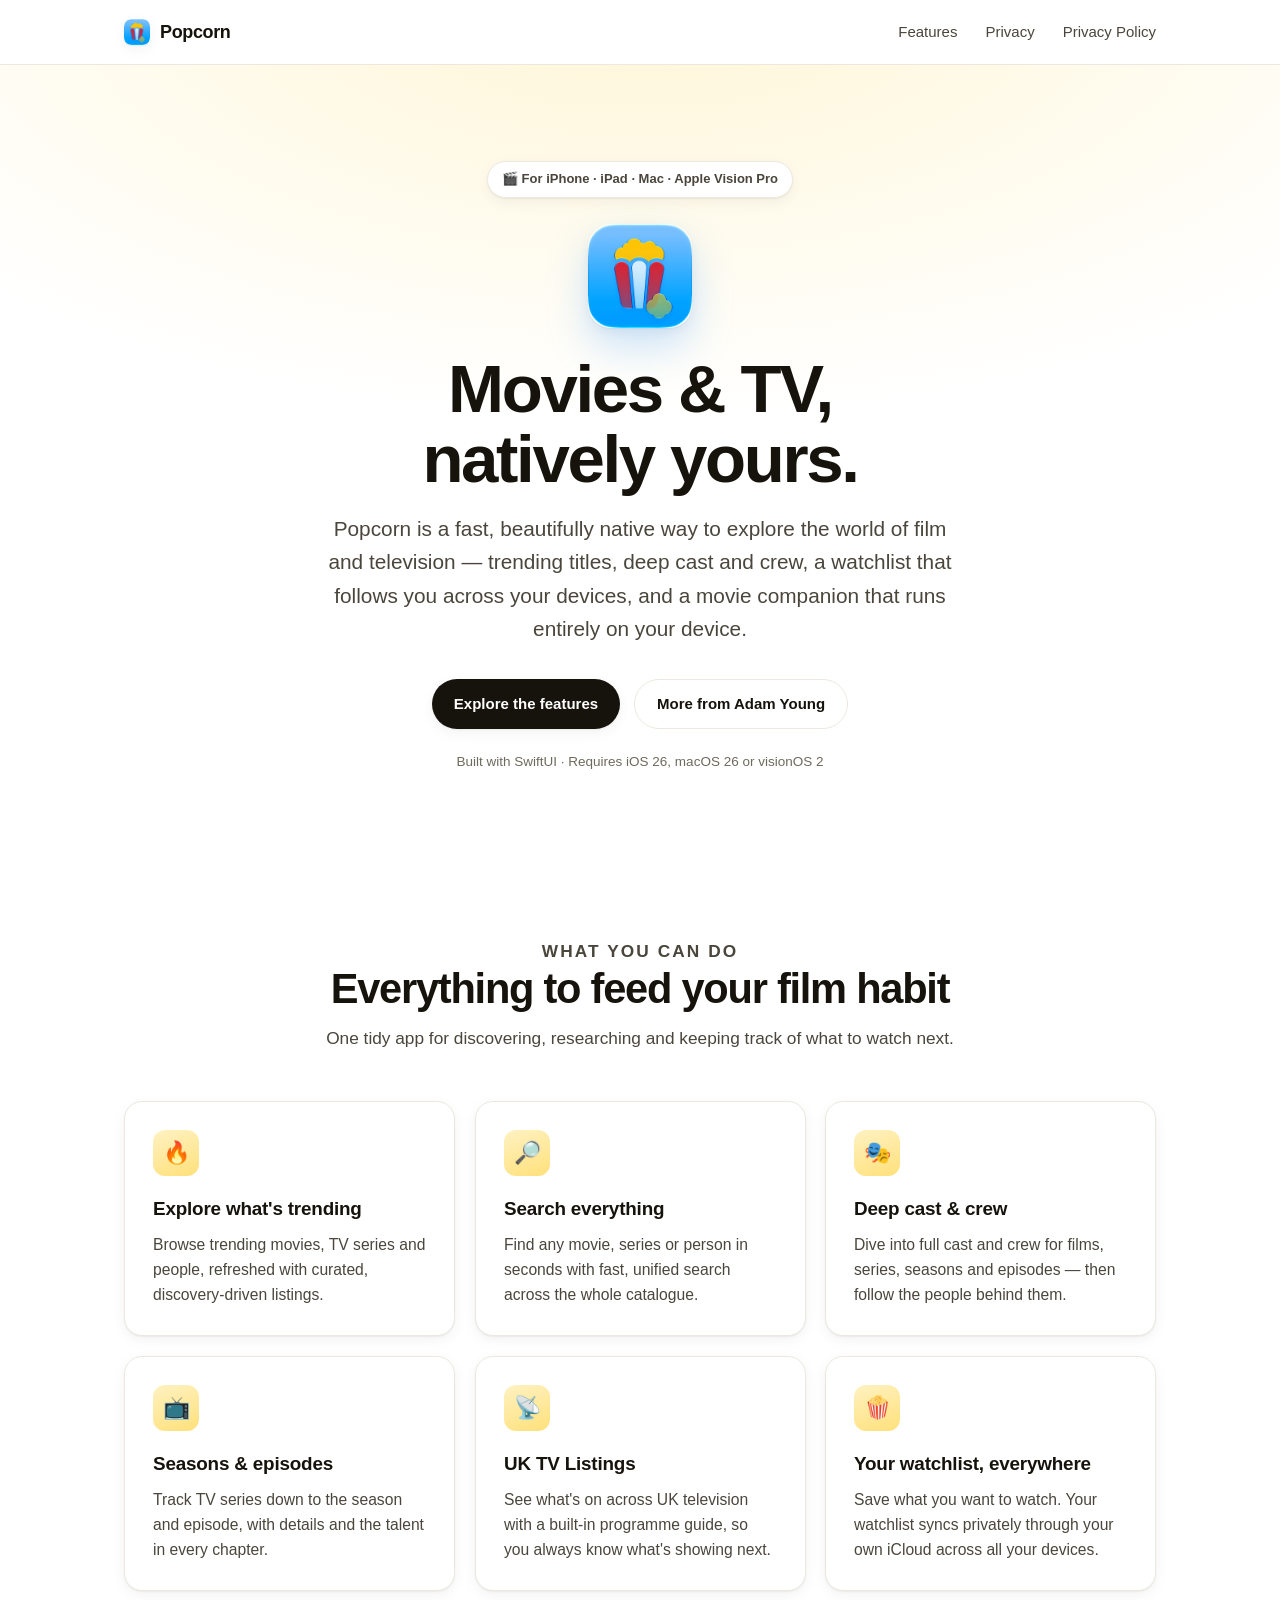
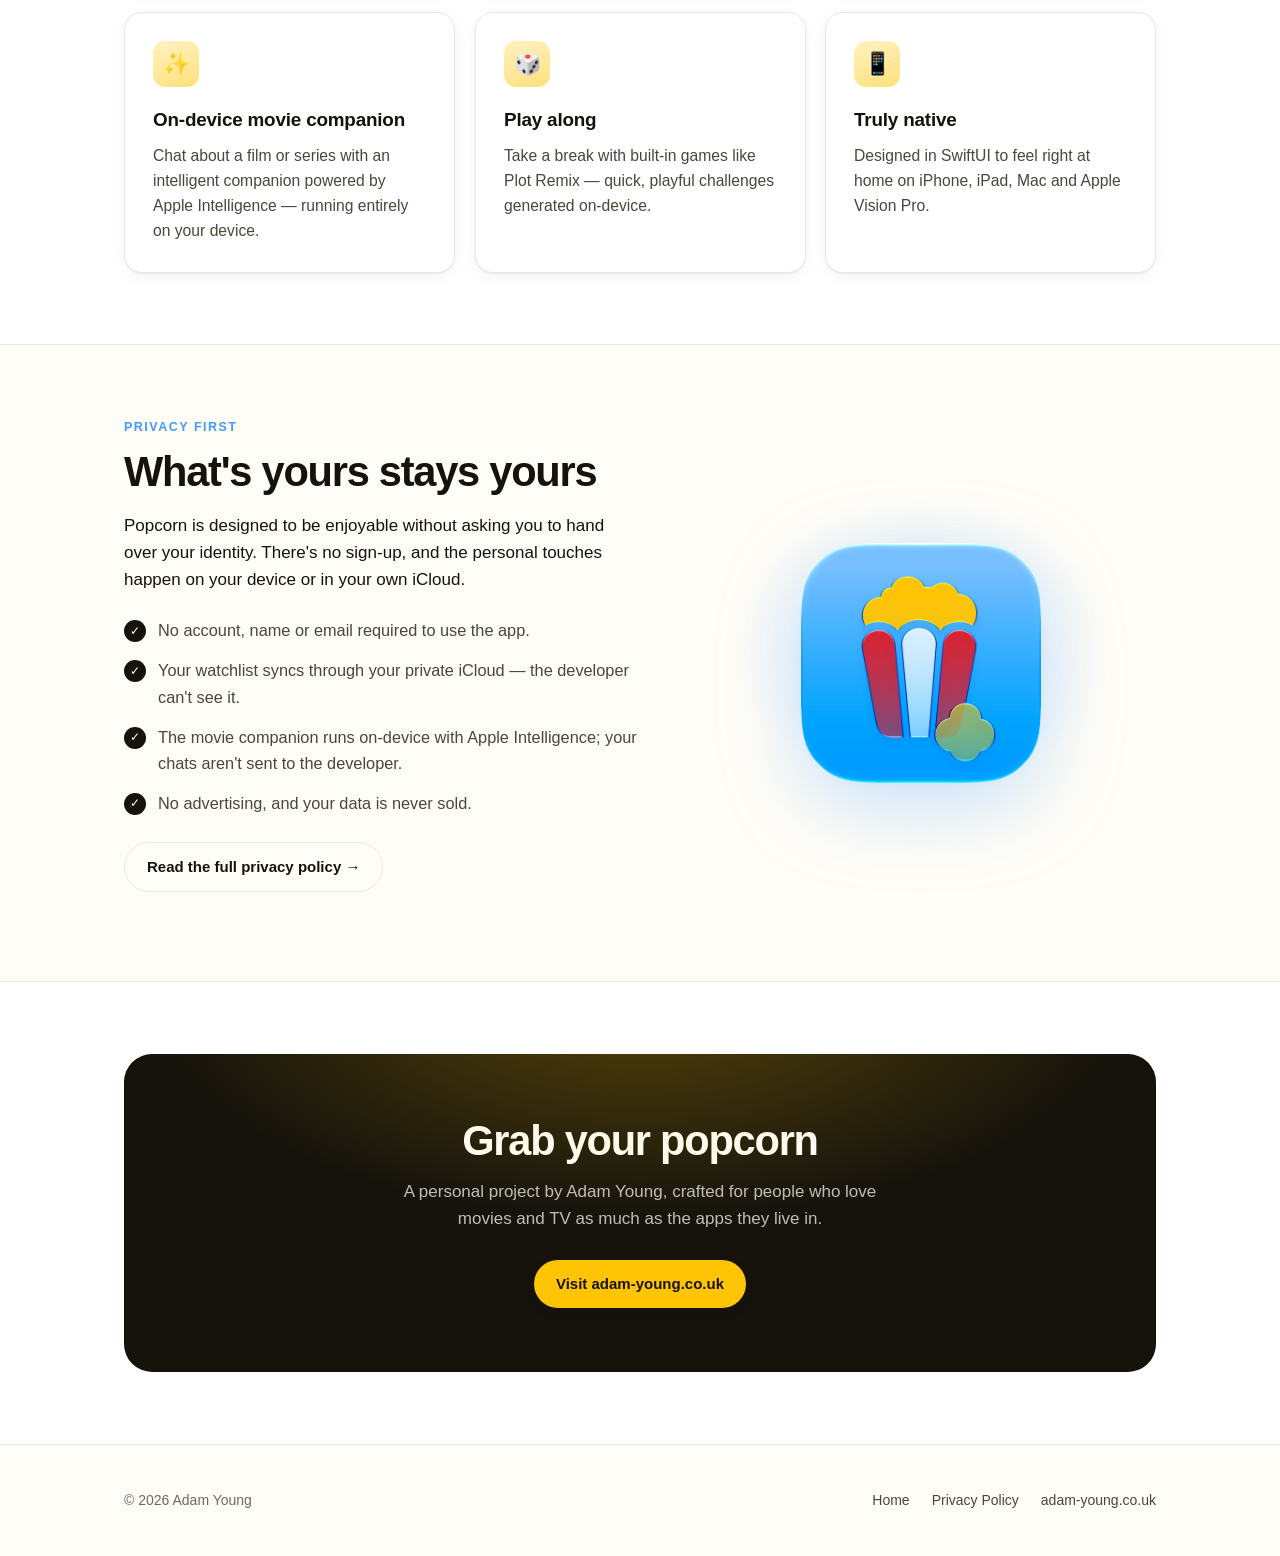
<file: index.html>
<!DOCTYPE html>
<html lang="en">
<head>
  <meta charset="UTF-8" />
  <meta name="viewport" content="width=device-width, initial-scale=1.0" />
  <title>Popcorn — Browse movies &amp; TV on iPhone, Mac &amp; Vision Pro</title>
  <meta name="description" content="Popcorn is a beautifully native app for browsing movies and TV series across iPhone, iPad, Mac and Apple Vision Pro. Explore trending titles, dig into cast and crew, keep a watchlist that syncs over iCloud, and chat with an on-device movie companion." />
  <meta name="theme-color" media="(prefers-color-scheme: light)" content="#fffdf7" />
  <meta name="theme-color" media="(prefers-color-scheme: dark)" content="#141210" />
  <link rel="canonical" href="https://popcorn.adam-young.co.uk/" />

  <!-- Open Graph / social -->
  <meta property="og:type" content="website" />
  <meta property="og:title" content="Popcorn — Movies &amp; TV, natively on Apple platforms" />
  <meta property="og:description" content="Explore trending movies and TV, dig into cast and crew, keep an iCloud-synced watchlist, and chat with an on-device movie companion." />
  <meta property="og:url" content="https://popcorn.adam-young.co.uk/" />
  <meta property="og:image" content="https://popcorn.adam-young.co.uk/assets/apple-touch-icon.png" />
  <meta name="twitter:card" content="summary" />

  <link rel="icon" type="image/png" sizes="32x32" href="assets/favicon-32.png" />
  <link rel="apple-touch-icon" href="assets/apple-touch-icon.png" />
  <link rel="stylesheet" href="styles.css" />
  <!-- Mark JS as available before paint so reveal elements start hidden
       (and stay visible if scripting is off). -->
  <script>document.documentElement.classList.add('js');</script>
</head>
<body>
  <header class="site-header">
    <div class="wrap nav">
      <a class="brand" href="/">
        <img src="assets/app-icon.png" alt="" width="26" height="26" />
        Popcorn
      </a>
      <nav class="nav-links">
        <a href="#features" class="nav-hide">Features</a>
        <a href="#privacy" class="nav-hide">Privacy</a>
        <a href="privacy.html">Privacy Policy</a>
      </nav>
    </div>
  </header>

  <main>
    <!-- Hero -->
    <section class="hero">
      <div class="wrap">
        <span class="hero-badge" data-reveal data-reveal-delay="0">🎬 For iPhone · iPad · Mac · Apple Vision Pro</span>
        <img class="hero-logo" src="assets/app-icon.png" alt="Popcorn app icon" width="104" height="104" data-reveal data-reveal-delay="80" />
        <h1 data-reveal data-reveal-delay="160">Movies &amp; TV,<br />natively yours.</h1>
        <p class="lead" data-reveal data-reveal-delay="240">
          Popcorn is a fast, beautifully native way to explore the world of film and
          television — trending titles, deep cast and crew, a watchlist that follows you
          across your devices, and a movie companion that runs entirely on your device.
        </p>
        <div class="hero-cta" data-reveal data-reveal-delay="320">
          <a class="btn btn-primary" href="#features">Explore the features</a>
          <a class="btn btn-ghost" href="https://adam-young.co.uk">More from Adam Young</a>
        </div>
        <p class="hero-meta" data-reveal data-reveal-delay="400">Built with SwiftUI · Requires iOS 26, macOS 26 or visionOS 2</p>
      </div>
    </section>

    <!-- Features -->
    <section id="features">
      <div class="wrap">
        <div class="section-head" data-reveal>
          <p class="eyebrow">What you can do</p>
          <h2>Everything to feed your film habit</h2>
          <p>One tidy app for discovering, researching and keeping track of what to watch next.</p>
        </div>

        <div class="features">
          <article class="card" data-reveal>
            <div class="icon">🔥</div>
            <h3>Explore what's trending</h3>
            <p>Browse trending movies, TV series and people, refreshed with curated, discovery-driven listings.</p>
          </article>

          <article class="card" data-reveal>
            <div class="icon">🔎</div>
            <h3>Search everything</h3>
            <p>Find any movie, series or person in seconds with fast, unified search across the whole catalogue.</p>
          </article>

          <article class="card" data-reveal>
            <div class="icon">🎭</div>
            <h3>Deep cast &amp; crew</h3>
            <p>Dive into full cast and crew for films, series, seasons and episodes — then follow the people behind them.</p>
          </article>

          <article class="card" data-reveal>
            <div class="icon">📺</div>
            <h3>Seasons &amp; episodes</h3>
            <p>Track TV series down to the season and episode, with details and the talent in every chapter.</p>
          </article>

          <article class="card" data-reveal>
            <div class="icon">📡</div>
            <h3>UK TV Listings</h3>
            <p>See what's on across UK television with a built‑in programme guide, so you always know what's showing next.</p>
          </article>

          <article class="card" data-reveal>
            <div class="icon">🍿</div>
            <h3>Your watchlist, everywhere</h3>
            <p>Save what you want to watch. Your watchlist syncs privately through your own iCloud across all your devices.</p>
          </article>

          <article class="card" data-reveal>
            <div class="icon">✨</div>
            <h3>On-device movie companion</h3>
            <p>Chat about a film or series with an intelligent companion powered by Apple Intelligence — running entirely on your device.</p>
          </article>

          <article class="card" data-reveal>
            <div class="icon">🎲</div>
            <h3>Play along</h3>
            <p>Take a break with built-in games like Plot Remix — quick, playful challenges generated on-device.</p>
          </article>

          <article class="card" data-reveal>
            <div class="icon">📱</div>
            <h3>Truly native</h3>
            <p>Designed in SwiftUI to feel right at home on iPhone, iPad, Mac and Apple Vision Pro.</p>
          </article>
        </div>
      </div>
    </section>

    <!-- Privacy band -->
    <section id="privacy" class="band">
      <div class="wrap">
        <div class="inner">
          <div data-reveal="left">
            <p class="eyebrow">Privacy first</p>
            <h2>What's yours stays yours</h2>
            <p>Popcorn is designed to be enjoyable without asking you to hand over your identity. There's no sign-up, and the personal touches happen on your device or in your own iCloud.</p>
            <ul class="privacy-list">
              <li><span class="tick">✓</span> No account, name or email required to use the app.</li>
              <li><span class="tick">✓</span> Your watchlist syncs through your private iCloud — the developer can't see it.</li>
              <li><span class="tick">✓</span> The movie companion runs on-device with Apple Intelligence; your chats aren't sent to the developer.</li>
              <li><span class="tick">✓</span> No advertising, and your data is never sold.</li>
            </ul>
            <p style="margin-top:26px;">
              <a class="btn btn-ghost" href="privacy.html">Read the full privacy policy →</a>
            </p>
          </div>
          <div class="band-art" data-reveal="right">
            <img src="assets/app-icon.png" alt="Popcorn app icon" />
          </div>
        </div>
      </div>
    </section>

    <!-- CTA -->
    <section class="cta">
      <div class="wrap">
        <div class="cta-box" data-reveal>
          <h2>Grab your popcorn</h2>
          <p>A personal project by Adam Young, crafted for people who love movies and TV as much as the apps they live in.</p>
          <a class="btn btn-primary" href="https://adam-young.co.uk">Visit adam-young.co.uk</a>
        </div>
      </div>
    </section>
  </main>

  <footer class="site-footer">
    <div class="wrap footer-inner">
      <div>© 2026 Adam Young</div>
      <nav class="footer-links">
        <a href="/">Home</a>
        <a href="privacy.html">Privacy Policy</a>
        <a href="https://adam-young.co.uk">adam-young.co.uk</a>
      </nav>
    </div>
  </footer>

  <!-- Scroll-reveal: fade/slide elements in as they enter the viewport. -->
  <script>
    (function () {
      var reveals = document.querySelectorAll('[data-reveal]');
      var reduce = window.matchMedia('(prefers-reduced-motion: reduce)');

      // No IntersectionObserver, or motion is turned off: just show everything.
      if (!('IntersectionObserver' in window) || reduce.matches) {
        reveals.forEach(function (el) { el.classList.add('is-visible'); });
        return;
      }

      // Stagger feature cards by their column position for a wave effect.
      document.querySelectorAll('.features [data-reveal]').forEach(function (el, i) {
        el.style.transitionDelay = (i % 3) * 80 + 'ms';
      });

      // Honour explicit per-element delays (used for the hero cascade).
      reveals.forEach(function (el) {
        var d = el.getAttribute('data-reveal-delay');
        if (d) el.style.transitionDelay = d + 'ms';
      });

      var observer = new IntersectionObserver(function (entries) {
        entries.forEach(function (entry) {
          if (!entry.isIntersecting) return;
          entry.target.classList.add('is-visible');
          observer.unobserve(entry.target);
        });
      }, { threshold: 0.12, rootMargin: '0px 0px -8% 0px' });

      reveals.forEach(function (el) { observer.observe(el); });
    })();
  </script>
</body>
</html>
</file>
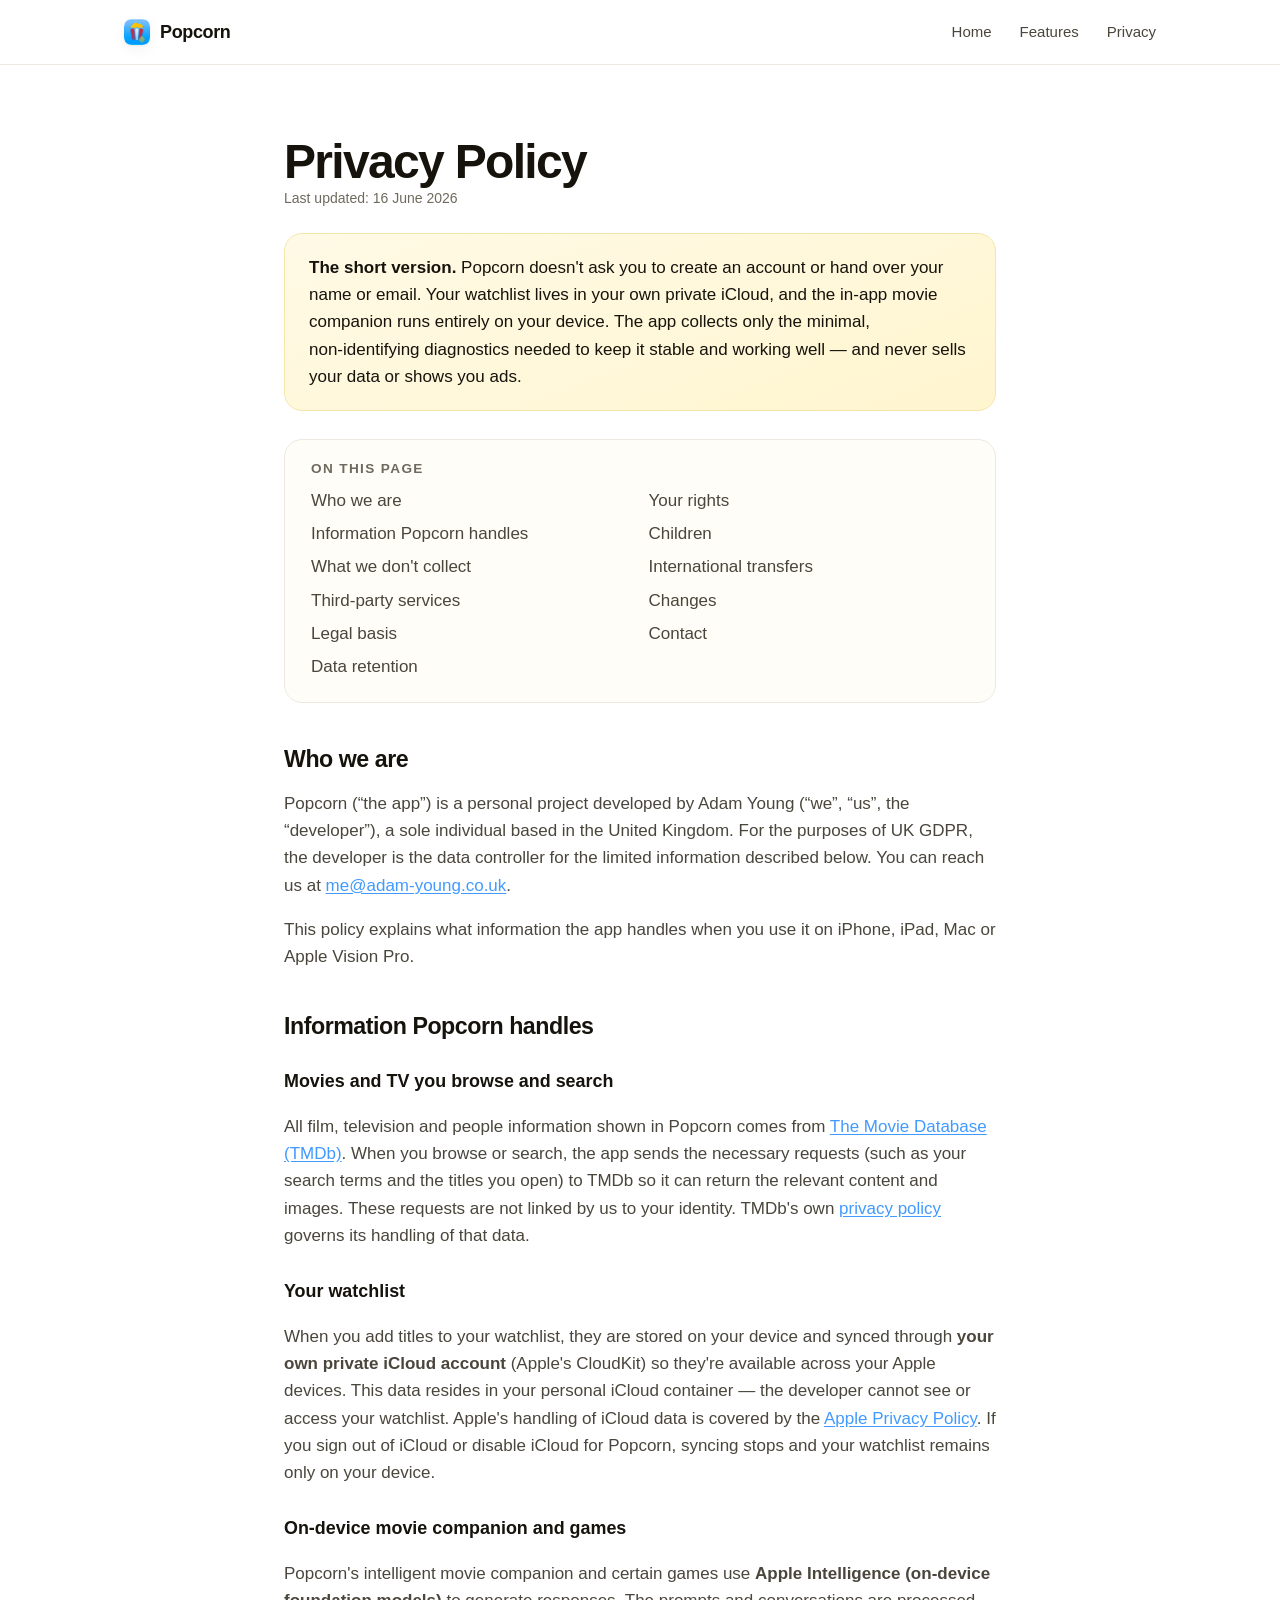
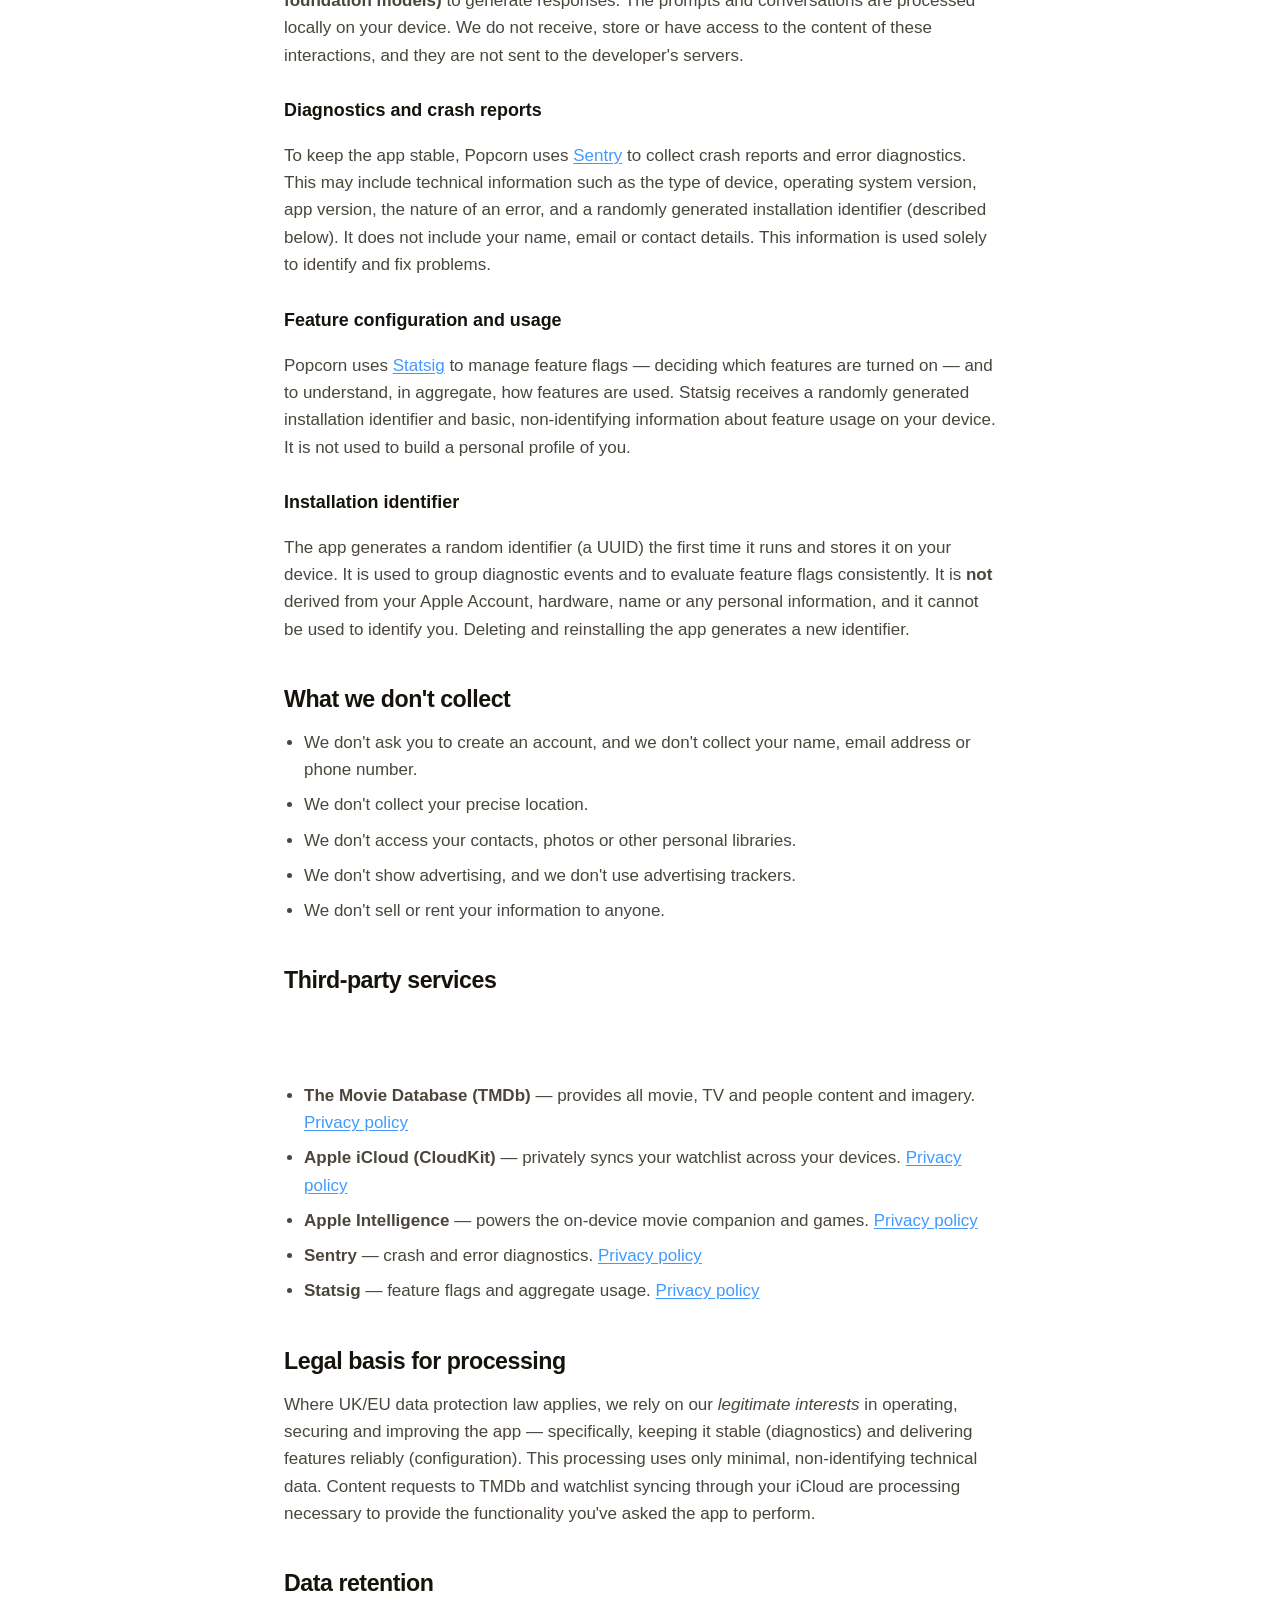
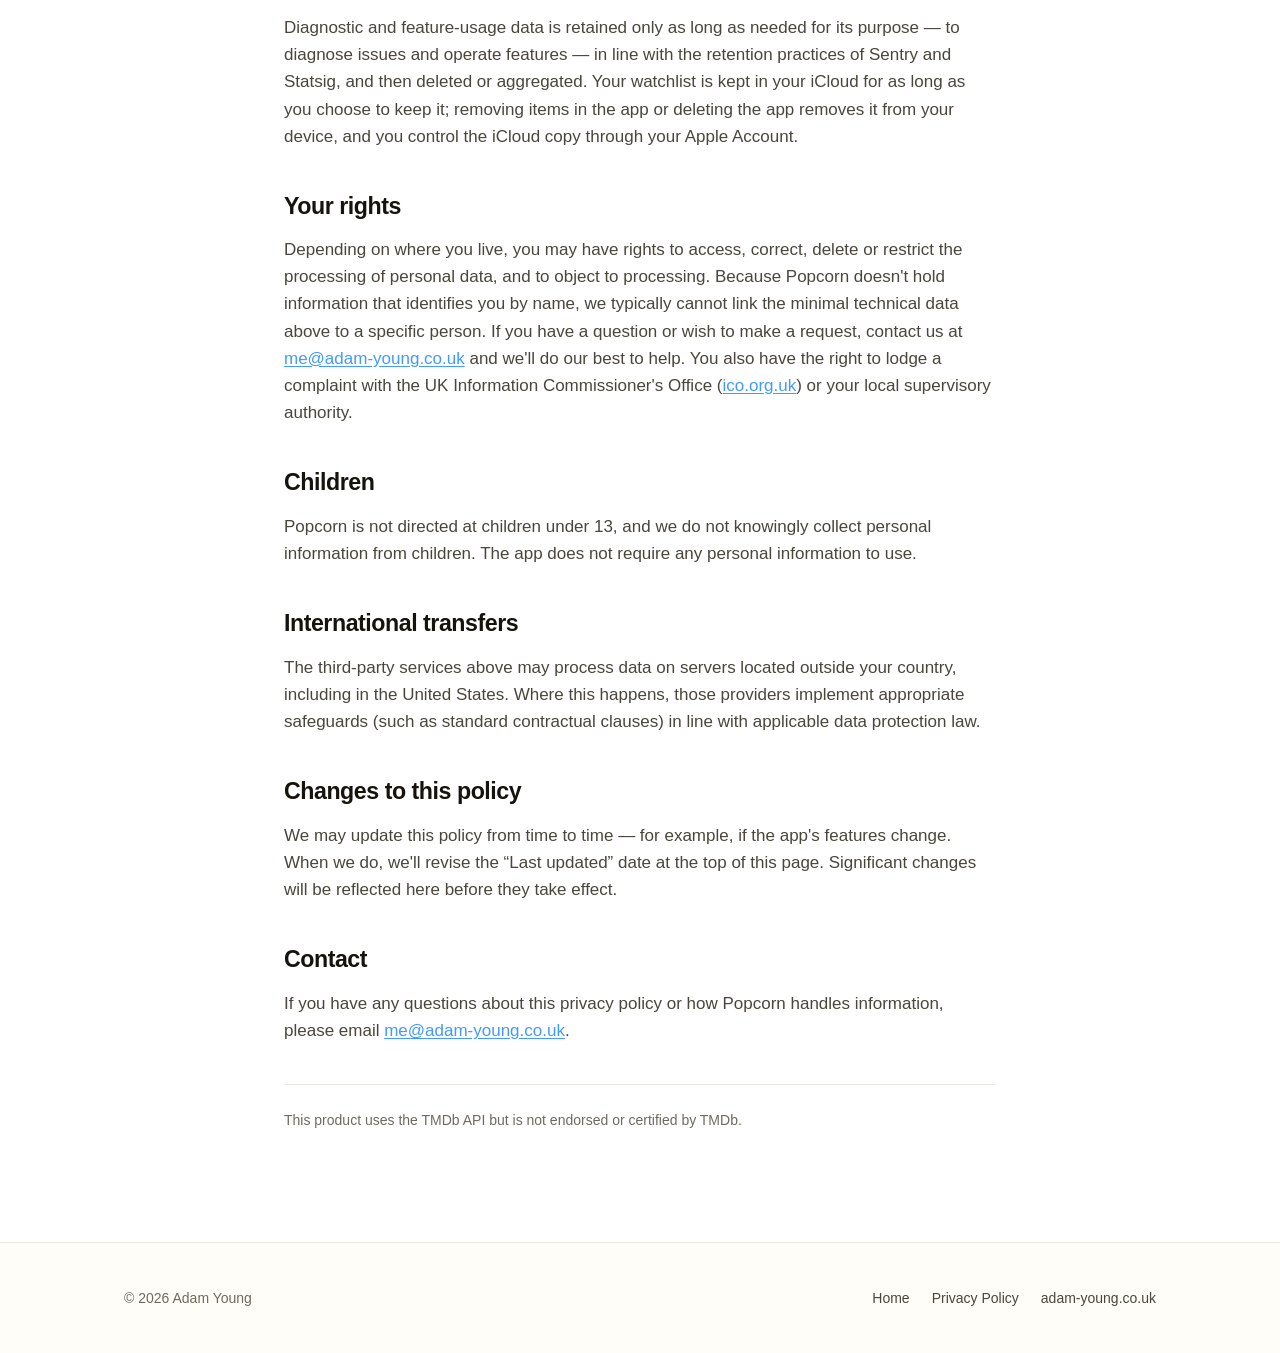
<file: privacy.html>
<!DOCTYPE html>
<html lang="en">
<head>
  <meta charset="UTF-8" />
  <meta name="viewport" content="width=device-width, initial-scale=1.0" />
  <title>Privacy Policy — Popcorn</title>
  <meta name="description" content="The privacy policy for Popcorn, the movies and TV app for iPhone, iPad, Mac and Apple Vision Pro." />
  <meta name="theme-color" media="(prefers-color-scheme: light)" content="#fffdf7" />
  <meta name="theme-color" media="(prefers-color-scheme: dark)" content="#141210" />
  <meta name="robots" content="index, follow" />
  <link rel="canonical" href="https://popcorn.adam-young.co.uk/privacy.html" />
  <link rel="icon" type="image/png" sizes="32x32" href="assets/favicon-32.png" />
  <link rel="apple-touch-icon" href="assets/apple-touch-icon.png" />
  <link rel="stylesheet" href="styles.css" />
  <!-- Mark JS as available before paint so reveal elements start hidden
       (and stay visible if scripting is off). -->
  <script>document.documentElement.classList.add('js');</script>
</head>
<body>
  <header class="site-header">
    <div class="wrap nav">
      <a class="brand" href="/">
        <img src="assets/app-icon.png" alt="" width="26" height="26" />
        Popcorn
      </a>
      <nav class="nav-links">
        <a href="/" class="nav-hide">Home</a>
        <a href="index.html#features" class="nav-hide">Features</a>
        <a href="index.html#privacy">Privacy</a>
      </nav>
    </div>
  </header>

  <main class="legal" data-reveal-children>
    <h1>Privacy Policy</h1>
    <p class="updated">Last updated: 16 June 2026</p>

    <div class="callout">
      <p><strong>The short version.</strong> Popcorn doesn't ask you to create an account or hand over your name or email. Your watchlist lives in your own private iCloud, and the in‑app movie companion runs entirely on your device. The app collects only the minimal, non‑identifying diagnostics needed to keep it stable and working well — and never sells your data or shows you ads.</p>
    </div>

    <div class="toc">
      <h2>On this page</h2>
      <ul>
        <li><a href="#who">Who we are</a></li>
        <li><a href="#info">Information Popcorn handles</a></li>
        <li><a href="#not">What we don't collect</a></li>
        <li><a href="#third">Third‑party services</a></li>
        <li><a href="#legal-basis">Legal basis</a></li>
        <li><a href="#retention">Data retention</a></li>
        <li><a href="#rights">Your rights</a></li>
        <li><a href="#children">Children</a></li>
        <li><a href="#transfers">International transfers</a></li>
        <li><a href="#changes">Changes</a></li>
        <li><a href="#contact">Contact</a></li>
      </ul>
    </div>

    <h2 id="who">Who we are</h2>
    <p>Popcorn (“the app”) is a personal project developed by Adam Young (“we”, “us”, the “developer”), a sole individual based in the United Kingdom. For the purposes of UK GDPR, the developer is the data controller for the limited information described below. You can reach us at <a href="mailto:me@adam-young.co.uk">me@adam-young.co.uk</a>.</p>
    <p>This policy explains what information the app handles when you use it on iPhone, iPad, Mac or Apple Vision Pro.</p>

    <h2 id="info">Information Popcorn handles</h2>

    <h3>Movies and TV you browse and search</h3>
    <p>All film, television and people information shown in Popcorn comes from <a href="https://www.themoviedb.org" rel="noopener" target="_blank">The Movie Database (TMDb)</a>. When you browse or search, the app sends the necessary requests (such as your search terms and the titles you open) to TMDb so it can return the relevant content and images. These requests are not linked by us to your identity. TMDb's own <a href="https://www.themoviedb.org/privacy-policy" rel="noopener" target="_blank">privacy policy</a> governs its handling of that data.</p>

    <h3>Your watchlist</h3>
    <p>When you add titles to your watchlist, they are stored on your device and synced through <strong>your own private iCloud account</strong> (Apple's CloudKit) so they're available across your Apple devices. This data resides in your personal iCloud container — the developer cannot see or access your watchlist. Apple's handling of iCloud data is covered by the <a href="https://www.apple.com/legal/privacy/" rel="noopener" target="_blank">Apple Privacy Policy</a>. If you sign out of iCloud or disable iCloud for Popcorn, syncing stops and your watchlist remains only on your device.</p>

    <h3>On‑device movie companion and games</h3>
    <p>Popcorn's intelligent movie companion and certain games use <strong>Apple Intelligence (on‑device foundation models)</strong> to generate responses. The prompts and conversations are processed locally on your device. We do not receive, store or have access to the content of these interactions, and they are not sent to the developer's servers.</p>

    <h3>Diagnostics and crash reports</h3>
    <p>To keep the app stable, Popcorn uses <a href="https://sentry.io" rel="noopener" target="_blank">Sentry</a> to collect crash reports and error diagnostics. This may include technical information such as the type of device, operating system version, app version, the nature of an error, and a randomly generated installation identifier (described below). It does not include your name, email or contact details. This information is used solely to identify and fix problems.</p>

    <h3>Feature configuration and usage</h3>
    <p>Popcorn uses <a href="https://statsig.com" rel="noopener" target="_blank">Statsig</a> to manage feature flags — deciding which features are turned on — and to understand, in aggregate, how features are used. Statsig receives a randomly generated installation identifier and basic, non‑identifying information about feature usage on your device. It is not used to build a personal profile of you.</p>

    <h3>Installation identifier</h3>
    <p>The app generates a random identifier (a UUID) the first time it runs and stores it on your device. It is used to group diagnostic events and to evaluate feature flags consistently. It is <strong>not</strong> derived from your Apple Account, hardware, name or any personal information, and it cannot be used to identify you. Deleting and reinstalling the app generates a new identifier.</p>

    <h2 id="not">What we don't collect</h2>
    <ul>
      <li>We don't ask you to create an account, and we don't collect your name, email address or phone number.</li>
      <li>We don't collect your precise location.</li>
      <li>We don't access your contacts, photos or other personal libraries.</li>
      <li>We don't show advertising, and we don't use advertising trackers.</li>
      <li>We don't sell or rent your information to anyone.</li>
    </ul>

    <h2 id="third">Third‑party services</h2>
    <p>Popcorn relies on a small number of third‑party services to function. Each handles data under its own privacy policy:</p>
    <ul>
      <li><strong>The Movie Database (TMDb)</strong> — provides all movie, TV and people content and imagery. <a href="https://www.themoviedb.org/privacy-policy" rel="noopener" target="_blank">Privacy policy</a></li>
      <li><strong>Apple iCloud (CloudKit)</strong> — privately syncs your watchlist across your devices. <a href="https://www.apple.com/legal/privacy/" rel="noopener" target="_blank">Privacy policy</a></li>
      <li><strong>Apple Intelligence</strong> — powers the on‑device movie companion and games. <a href="https://www.apple.com/legal/privacy/" rel="noopener" target="_blank">Privacy policy</a></li>
      <li><strong>Sentry</strong> — crash and error diagnostics. <a href="https://sentry.io/privacy/" rel="noopener" target="_blank">Privacy policy</a></li>
      <li><strong>Statsig</strong> — feature flags and aggregate usage. <a href="https://www.statsig.com/privacy" rel="noopener" target="_blank">Privacy policy</a></li>
    </ul>

    <h2 id="legal-basis">Legal basis for processing</h2>
    <p>Where UK/EU data protection law applies, we rely on our <em>legitimate interests</em> in operating, securing and improving the app — specifically, keeping it stable (diagnostics) and delivering features reliably (configuration). This processing uses only minimal, non‑identifying technical data. Content requests to TMDb and watchlist syncing through your iCloud are processing necessary to provide the functionality you've asked the app to perform.</p>

    <h2 id="retention">Data retention</h2>
    <p>Diagnostic and feature‑usage data is retained only as long as needed for its purpose — to diagnose issues and operate features — in line with the retention practices of Sentry and Statsig, and then deleted or aggregated. Your watchlist is kept in your iCloud for as long as you choose to keep it; removing items in the app or deleting the app removes it from your device, and you control the iCloud copy through your Apple Account.</p>

    <h2 id="rights">Your rights</h2>
    <p>Depending on where you live, you may have rights to access, correct, delete or restrict the processing of personal data, and to object to processing. Because Popcorn doesn't hold information that identifies you by name, we typically cannot link the minimal technical data above to a specific person. If you have a question or wish to make a request, contact us at <a href="mailto:me@adam-young.co.uk">me@adam-young.co.uk</a> and we'll do our best to help. You also have the right to lodge a complaint with the UK Information Commissioner's Office (<a href="https://ico.org.uk" rel="noopener" target="_blank">ico.org.uk</a>) or your local supervisory authority.</p>

    <h2 id="children">Children</h2>
    <p>Popcorn is not directed at children under 13, and we do not knowingly collect personal information from children. The app does not require any personal information to use.</p>

    <h2 id="transfers">International transfers</h2>
    <p>The third‑party services above may process data on servers located outside your country, including in the United States. Where this happens, those providers implement appropriate safeguards (such as standard contractual clauses) in line with applicable data protection law.</p>

    <h2 id="changes">Changes to this policy</h2>
    <p>We may update this policy from time to time — for example, if the app's features change. When we do, we'll revise the “Last updated” date at the top of this page. Significant changes will be reflected here before they take effect.</p>

    <h2 id="contact">Contact</h2>
    <p>If you have any questions about this privacy policy or how Popcorn handles information, please email <a href="mailto:me@adam-young.co.uk">me@adam-young.co.uk</a>.</p>

    <hr style="border:none;border-top:1px solid var(--line);margin:40px 0 24px;" />
    <p style="font-size:14px;color:var(--muted);">This product uses the TMDb API but is not endorsed or certified by TMDb.</p>
  </main>

  <footer class="site-footer">
    <div class="wrap footer-inner">
      <div>© 2026 Adam Young</div>
      <nav class="footer-links">
        <a href="/">Home</a>
        <a href="privacy.html">Privacy Policy</a>
        <a href="https://adam-young.co.uk">adam-young.co.uk</a>
      </nav>
    </div>
  </footer>

  <!-- Scroll-reveal: fade content blocks in as they enter the viewport. -->
  <script>
    (function () {
      var reveals = [].slice.call(document.querySelectorAll('[data-reveal]'));
      document.querySelectorAll('[data-reveal-children]').forEach(function (parent) {
        reveals = reveals.concat([].slice.call(parent.children));
      });

      var reduce = window.matchMedia('(prefers-reduced-motion: reduce)');

      // No IntersectionObserver, or motion is turned off: just show everything.
      if (!('IntersectionObserver' in window) || reduce.matches) {
        reveals.forEach(function (el) { el.classList.add('is-visible'); });
        return;
      }

      var observer = new IntersectionObserver(function (entries) {
        entries.forEach(function (entry) {
          if (!entry.isIntersecting) return;
          entry.target.classList.add('is-visible');
          observer.unobserve(entry.target);
        });
      }, { threshold: 0.12, rootMargin: '0px 0px -8% 0px' });

      reveals.forEach(function (el) { observer.observe(el); });
    })();
  </script>
</body>
</html>
</file>
<file: styles.css>
/* Popcorn — companion site styles */

:root {
  --gold: #ffc404;
  --gold-deep: #f0a800;
  --red: #e11d2a;
  --accent: #419aff;            /* primary accent — matches the app tint */
  --accent-strong: #2f86f0;     /* accent hover/pressed */
  --ink: #16130c;
  --ink-soft: #4a463c;
  --muted: #6f6a5e;
  --line: #ece8df;
  --bg: #ffffff;
  --bg-warm: #fffdf7;
  --bg-card: #ffffff;

  /* Semantic surface tokens (remapped in dark mode) */
  --header-bg: rgba(255, 255, 255, 0.82);
  --badge-bg: #ffffff;
  --hero-glow: #fff6d6;
  --icon-grad-a: #fff2c2;
  --icon-grad-b: #ffe07a;
  --on-gold: #16130c;          /* text on gold surfaces — always dark */
  --invert-bg: #16130c;        /* dark accent panels (CTA box) */
  --invert-fg: #ffffff;
  --invert-fg-soft: rgba(255, 255, 255, 0.72);
  --tick-bg: #16130c;
  --tick-fg: #ffffff;
  --callout-a: #fffae6;
  --callout-b: #fff5cf;
  --callout-border: #f3e6a8;
  --band-glow: rgba(65, 154, 255, 0.14);
  --line-hover: #ddd6c7;

  --radius: 18px;
  --radius-lg: 28px;
  --shadow-sm: 0 1px 2px rgba(22, 19, 12, 0.06), 0 4px 14px rgba(22, 19, 12, 0.05);
  --shadow-md: 0 8px 30px rgba(22, 19, 12, 0.10);
  --maxw: 1080px;
  --font: -apple-system, BlinkMacSystemFont, "SF Pro Text", "Segoe UI", Roboto,
    Helvetica, Arial, sans-serif;
}

@media (prefers-color-scheme: dark) {
  :root {
    --gold: #ffc404;
    --gold-deep: #ffd24a;       /* brighter for link contrast on dark */
    --red: #ff6068;
    --accent: #5aa9ff;          /* lifted for contrast on dark */
    --accent-strong: #82bdff;
    --ink: #f4f1e9;             /* primary text is now light */
    --ink-soft: #c3bdb0;
    --muted: #8d8779;
    --line: #2c2922;
    --bg: #141210;             /* warm near-black */
    --bg-warm: #1b1813;
    --bg-card: #1d1a15;

    --header-bg: rgba(20, 18, 16, 0.72);
    --badge-bg: #1d1a15;
    --hero-glow: rgba(255, 196, 4, 0.10);
    --icon-grad-a: #3a2f0c;
    --icon-grad-b: #5e4a12;
    --on-gold: #16130c;
    --invert-bg: #221e18;       /* elevated dark panel */
    --invert-fg: #f4f1e9;
    --invert-fg-soft: rgba(244, 241, 233, 0.66);
    --tick-bg: var(--gold);     /* gold ticks pop on dark */
    --tick-fg: #16130c;
    --callout-a: #241f10;
    --callout-b: #2b2512;
    --callout-border: #4a3f1c;
    --band-glow: rgba(65, 154, 255, 0.20);
    --line-hover: #3a362d;

    --shadow-sm: 0 1px 2px rgba(0, 0, 0, 0.40), 0 4px 14px rgba(0, 0, 0, 0.35);
    --shadow-md: 0 10px 34px rgba(0, 0, 0, 0.50);
  }
}

* { box-sizing: border-box; }

html { scroll-behavior: smooth; -webkit-text-size-adjust: 100%; }

body {
  margin: 0;
  font-family: var(--font);
  color: var(--ink);
  background: var(--bg);
  line-height: 1.6;
  font-size: 17px;
  -webkit-font-smoothing: antialiased;
  text-rendering: optimizeLegibility;
}

a { color: inherit; text-decoration: none; }

img, svg { display: block; max-width: 100%; }

.wrap {
  width: 100%;
  max-width: var(--maxw);
  margin: 0 auto;
  padding: 0 24px;
}

/* ---------- Header ---------- */
.site-header {
  position: sticky;
  top: 0;
  z-index: 50;
  background: var(--header-bg);
  backdrop-filter: saturate(180%) blur(14px);
  -webkit-backdrop-filter: saturate(180%) blur(14px);
  border-bottom: 1px solid var(--line);
}

.nav {
  display: flex;
  align-items: center;
  justify-content: space-between;
  height: 64px;
}

.brand {
  display: inline-flex;
  align-items: center;
  gap: 10px;
  font-weight: 700;
  letter-spacing: -0.02em;
  font-size: 18px;
}

.brand img { width: 26px; height: 26px; border-radius: 7px; box-shadow: var(--shadow-sm); }

.nav-links {
  display: flex;
  align-items: center;
  gap: 28px;
  font-size: 15px;
  font-weight: 500;
}

.nav-links a { color: var(--ink-soft); transition: color 0.15s ease; }
.nav-links a:hover { color: var(--accent); }

/* ---------- Buttons ---------- */
.btn {
  display: inline-flex;
  align-items: center;
  gap: 8px;
  padding: 12px 22px;
  border-radius: 999px;
  font-weight: 600;
  font-size: 15px;
  transition: transform 0.12s ease, box-shadow 0.2s ease, background 0.2s ease;
  white-space: nowrap;
}

.btn-primary {
  background: var(--ink);
  color: var(--bg);
  box-shadow: var(--shadow-sm);
}
.btn-primary:hover { transform: translateY(-1px); box-shadow: var(--shadow-md); }

.btn-ghost {
  background: transparent;
  color: var(--ink);
  border: 1px solid var(--line);
}
.btn-ghost:hover { background: var(--bg-warm); border-color: var(--line-hover); }

/* ---------- Hero ---------- */
.hero {
  position: relative;
  overflow: hidden;
  text-align: center;
  padding: 96px 0 80px;
  background:
    radial-gradient(120% 90% at 50% -10%, var(--hero-glow) 0%, transparent 60%),
    var(--bg);
}

.hero-badge {
  display: inline-flex;
  align-items: center;
  gap: 8px;
  font-size: 13px;
  font-weight: 600;
  color: var(--ink-soft);
  background: var(--badge-bg);
  border: 1px solid var(--line);
  padding: 7px 14px;
  border-radius: 999px;
  box-shadow: var(--shadow-sm);
  margin-bottom: 26px;
}

.hero-logo {
  width: 104px;
  height: 104px;
  border-radius: 23px;
  margin: 0 auto 26px;
  box-shadow: 0 18px 40px rgba(65, 154, 255, 0.28), var(--shadow-sm);
}

h1 {
  font-size: clamp(2.6rem, 6vw, 4.2rem);
  line-height: 1.04;
  letter-spacing: -0.035em;
  margin: 0 0 18px;
  font-weight: 800;
}

.hero p.lead {
  max-width: 640px;
  margin: 0 auto 34px;
  font-size: clamp(1.05rem, 2.4vw, 1.3rem);
  color: var(--ink-soft);
}

.hero-cta {
  display: flex;
  gap: 14px;
  justify-content: center;
  flex-wrap: wrap;
}

.hero-meta {
  margin-top: 22px;
  font-size: 13.5px;
  color: var(--muted);
}

/* ---------- Sections ---------- */
section { padding: 72px 0; }

.section-head { text-align: center; max-width: 640px; margin: 0 auto 48px; }

.eyebrow {
  text-transform: uppercase;
  letter-spacing: 0.12em;
  font-size: 12.5px;
  font-weight: 700;
  color: var(--accent);
  margin: 0 0 12px;
}

h2 {
  font-size: clamp(1.8rem, 4vw, 2.6rem);
  letter-spacing: -0.03em;
  line-height: 1.1;
  margin: 0 0 14px;
  font-weight: 800;
}

.section-head p { color: var(--ink-soft); margin: 0; font-size: 1.08rem; }

/* ---------- Feature grid ---------- */
.features {
  display: grid;
  grid-template-columns: repeat(3, 1fr);
  gap: 20px;
}

.card {
  background: var(--bg-card);
  border: 1px solid var(--line);
  border-radius: var(--radius);
  padding: 28px;
  box-shadow: var(--shadow-sm);
  transition: transform 0.18s ease, box-shadow 0.2s ease, border-color 0.2s ease;
}
.card:hover {
  transform: translateY(-3px);
  box-shadow: var(--shadow-md);
  border-color: var(--line-hover);
}

.card .icon {
  width: 46px;
  height: 46px;
  display: grid;
  place-items: center;
  border-radius: 12px;
  background: linear-gradient(160deg, var(--icon-grad-a), var(--icon-grad-b));
  margin-bottom: 18px;
  font-size: 22px;
}

.card h3 { margin: 0 0 8px; font-size: 1.18rem; letter-spacing: -0.01em; }
.card p { margin: 0; color: var(--ink-soft); font-size: 0.98rem; }

/* ---------- Privacy highlight band ---------- */
.band {
  background: var(--bg-warm);
  border-top: 1px solid var(--line);
  border-bottom: 1px solid var(--line);
}

.band .inner {
  display: grid;
  grid-template-columns: 1.1fr 1fr;
  gap: 48px;
  align-items: center;
}

.privacy-list { list-style: none; padding: 0; margin: 24px 0 0; display: grid; gap: 14px; }
.privacy-list li {
  display: flex;
  gap: 12px;
  align-items: flex-start;
  font-size: 1.02rem;
  color: var(--ink-soft);
}
.privacy-list .tick {
  flex: 0 0 auto;
  width: 22px;
  height: 22px;
  border-radius: 50%;
  background: var(--tick-bg);
  color: var(--tick-fg);
  display: grid;
  place-items: center;
  font-size: 12px;
  margin-top: 3px;
}

.band-art {
  aspect-ratio: 4 / 3;
  display: grid;
  place-items: center;
  /* soft radial glow behind the floating app icon */
  background: radial-gradient(60% 60% at 50% 45%, var(--band-glow) 0%, transparent 70%);
}
.band-art img {
  width: 58%;
  max-width: 240px;
  /* drop-shadow follows the icon's squircle alpha — no rectangular card behind it */
  filter: drop-shadow(0 22px 40px rgba(65, 154, 255, 0.30));
}

/* ---------- CTA ---------- */
.cta {
  text-align: center;
}
.cta-box {
  background: var(--invert-bg);
  color: var(--invert-fg);
  border-radius: var(--radius-lg);
  padding: 64px 32px;
  position: relative;
  overflow: hidden;
}
.cta-box::after {
  content: "";
  position: absolute;
  inset: 0;
  background: radial-gradient(80% 120% at 50% -20%, rgba(255,196,4,0.28), transparent 60%);
  pointer-events: none;
}
.cta-box h2 { color: var(--invert-fg); position: relative; }
.cta-box p { color: var(--invert-fg-soft); max-width: 520px; margin: 0 auto 28px; position: relative; }
.cta-box .btn-primary { background: var(--gold); color: var(--on-gold); position: relative; }
.cta-box .btn-primary:hover { background: #ffd02a; }

/* ---------- Footer ---------- */
.site-footer {
  border-top: 1px solid var(--line);
  padding: 44px 0;
  background: var(--bg-warm);
}
.footer-inner {
  display: flex;
  align-items: center;
  justify-content: space-between;
  flex-wrap: wrap;
  gap: 16px;
  font-size: 14px;
  color: var(--muted);
}
.footer-links { display: flex; gap: 22px; flex-wrap: wrap; }
.footer-links a { color: var(--ink-soft); }
.footer-links a:hover { color: var(--accent); }

/* ---------- Legal / content pages ---------- */
.legal {
  max-width: 760px;
  margin: 0 auto;
  padding: 72px 24px 96px;
}
.legal .updated { color: var(--muted); font-size: 14px; margin-top: -8px; }
.legal h1 { font-size: clamp(2rem, 5vw, 3rem); text-align: left; margin-bottom: 8px; }
.legal h2 {
  font-size: 1.45rem;
  margin: 44px 0 12px;
  letter-spacing: -0.02em;
  scroll-margin-top: 84px;
}
.legal h3 { font-size: 1.12rem; margin: 28px 0 8px; }
.legal p, .legal li { color: var(--ink-soft); }
.legal ul { padding-left: 20px; }
.legal li { margin-bottom: 8px; }
.legal a { color: var(--accent); text-decoration: underline; text-underline-offset: 2px; }
.legal a:hover { color: var(--accent-strong); }
.legal .toc {
  background: var(--bg-warm);
  border: 1px solid var(--line);
  border-radius: var(--radius);
  padding: 22px 26px;
  margin: 28px 0 8px;
}
.legal .toc h2 { margin: 0 0 10px; font-size: 0.85rem; text-transform: uppercase; letter-spacing: 0.1em; color: var(--muted); }
.legal .toc ul { list-style: none; padding: 0; margin: 0; columns: 2; }
.legal .toc li { margin-bottom: 6px; }
.legal .toc a { color: var(--ink-soft); text-decoration: none; }
.legal .toc a:hover { color: var(--red); }

.callout {
  background: linear-gradient(160deg, var(--callout-a), var(--callout-b));
  border: 1px solid var(--callout-border);
  border-radius: var(--radius);
  padding: 20px 24px;
  margin: 24px 0;
}
.callout p { margin: 0; color: var(--ink); }

/* ---------- Scroll reveal ---------- */
/* Elements with [data-reveal] start hidden and animate in when scrolled into
   view (the .is-visible class is added by an IntersectionObserver). The hidden
   state is only applied when JS is available (.js on <html>), so the page is
   fully visible if scripts fail or are disabled. */
.js [data-reveal] {
  opacity: 0;
  transform: translateY(28px);
  transition:
    opacity 0.7s cubic-bezier(0.16, 1, 0.3, 1),
    transform 0.7s cubic-bezier(0.16, 1, 0.3, 1);
  will-change: opacity, transform;
}

.js [data-reveal="left"]  { transform: translateX(-48px); }
.js [data-reveal="right"] { transform: translateX(48px); }

.js [data-reveal].is-visible {
  opacity: 1;
  transform: none;
}

/* Reveal every direct child of a container — handy for long content pages
   where tagging each block individually would be tedious. */
.js [data-reveal-children] > * {
  opacity: 0;
  transform: translateY(24px);
  transition:
    opacity 0.7s cubic-bezier(0.16, 1, 0.3, 1),
    transform 0.7s cubic-bezier(0.16, 1, 0.3, 1);
  will-change: opacity, transform;
}

.js [data-reveal-children] > .is-visible {
  opacity: 1;
  transform: none;
}

/* ---------- Responsive ---------- */
@media (max-width: 860px) {
  .features { grid-template-columns: 1fr 1fr; }
  .band .inner { grid-template-columns: 1fr; gap: 32px; }
  .band-art { order: -1; max-width: 360px; margin: 0 auto; }
}

@media (max-width: 620px) {
  body { font-size: 16px; }
  .nav-links { gap: 18px; }
  .nav-links .nav-hide { display: none; }
  .features { grid-template-columns: 1fr; }
  section { padding: 56px 0; }
  .hero { padding: 72px 0 60px; }
  .legal .toc ul { columns: 1; }
  .cta-box { padding: 48px 22px; }
}

@media (prefers-reduced-motion: reduce) {
  * { scroll-behavior: auto; transition: none !important; }
  /* Never hide content from users who opt out of motion. */
  .js [data-reveal],
  .js [data-reveal-children] > * { opacity: 1 !important; transform: none !important; }
}
</file>
